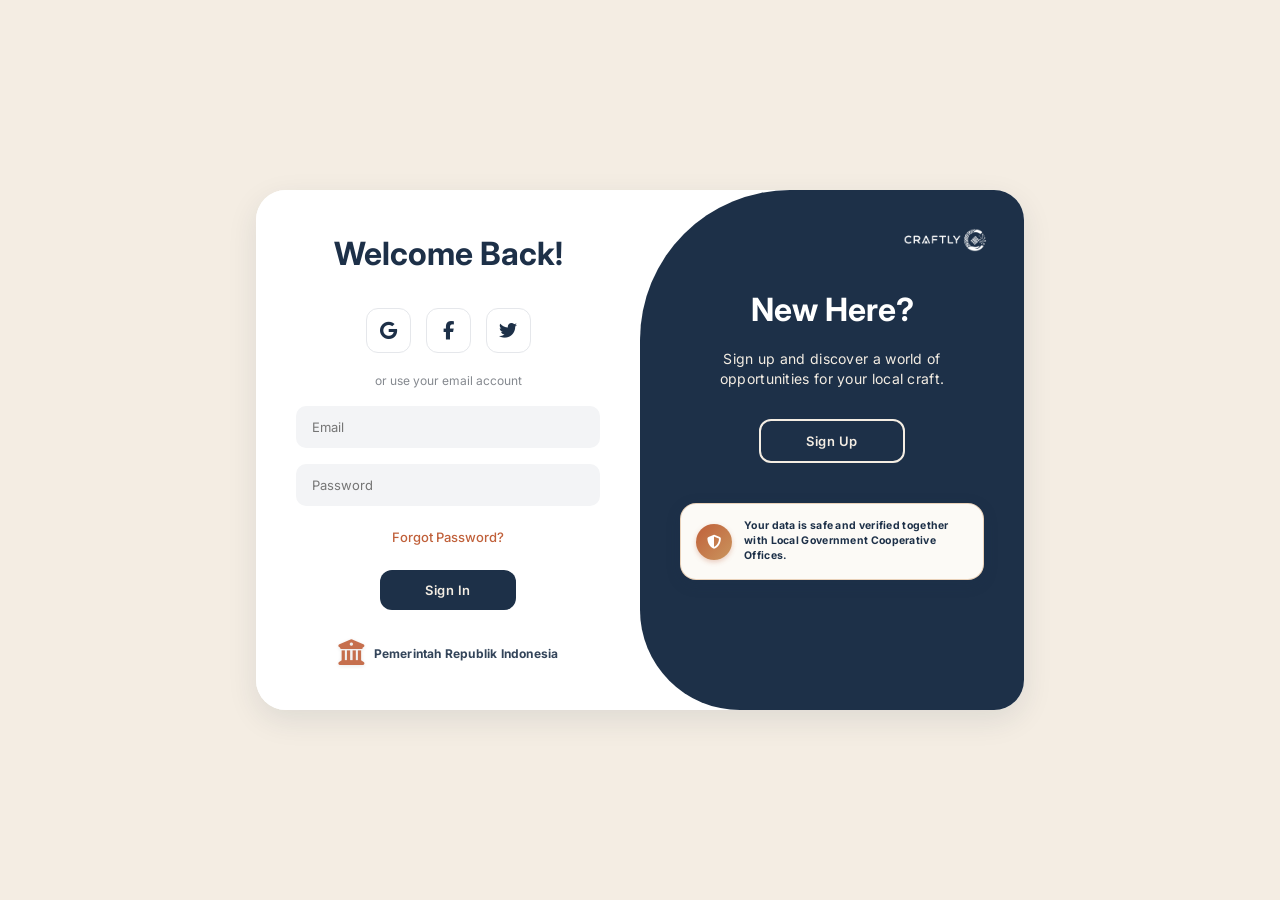
<file: login.html>
<!DOCTYPE html>
<html lang="en">
<head>
    <meta charset="UTF-8">
    <meta name="viewport" content="width=device-width, initial-scale=1.0">
    <title>Sign In & Register | CRAFTLY</title>
    <link rel="stylesheet" href="https://cdnjs.cloudflare.com/ajax/libs/font-awesome/6.4.2/css/all.min.css">
    <link rel="apple-touch-icon" sizes="180x180" href="assets/img/apple-touch-icon.png">
    <link rel="icon" type="image/png" sizes="192x192" href="assets/img/android-chrome-192x192.png">
    <link rel="icon" type="image/png" sizes="512x512" href="assets/img/android-chrome-512x512.png">
    <link rel="icon" type="image/png" sizes="32x32" href="assets/img/favicon-32x32.png">
    <link rel="icon" type="image/png" sizes="16x16" href="assets/img/favicon-16x16.png">
    <link rel="shortcut icon" href="assets/img/favicon.ico" type="image/x-icon">
    <link href="https://fonts.googleapis.com/css2?family=Inter:wght@300;400;500;600;700&display=swap" rel="stylesheet">
    <link rel="stylesheet" href="assets/css/auth.css">
</head>
<body>
    <div class="container" id="container">
        
        <div class="form-container sign-up">
            <form id="registerForm">
                <h1>Join CRAFTLY</h1>
                <div class="social-icons">
                    <button type="button" class="icon-btn" id="googleLogin"><i class="fa-brands fa-google"></i></button>
                    <button type="button" class="icon-btn" id="facebookLogin"><i class="fa-brands fa-facebook-f"></i></button>
                    <button type="button" class="icon-btn" id="twitterLogin"><i class="fa-brands fa-twitter"></i></button>
                </div>
                <span>or use your email for registration</span>
                
                <input type="text" id="username" placeholder="Name">
                <input type="email" id="email" placeholder="Email">
                <input type="password" id="password" placeholder="Password">
                
                <button type="submit" class="btn-primary">Sign Up</button>

                <div class="gov-logo-container">
                    <i class="fa-solid fa-building-columns"></i>
                    <span>Pemerintah Republik Indonesia</span>
                </div>
            </form>
        </div>

        <div class="form-container sign-in">
            <form id="loginForm">
                <h1>Welcome Back!</h1>
                <div class="social-icons">
                    <button type="button" class="icon-btn" id="googleLogin"><i class="fa-brands fa-google"></i></button>
                    <button type="button" class="icon-btn" id="facebookLogin"><i class="fa-brands fa-facebook-f"></i></button>
                    <button type="button" class="icon-btn" id="twitterLogin"><i class="fa-brands fa-twitter"></i></button>
                </div>
                <span>or use your email account</span>
                
                <input type="email" id="emailLogin" placeholder="Email">
                <input type="password" id="passwordLogin" placeholder="Password">
                
                <a href="#" class="forgot-pass">Forgot Password?</a>
                <button type="submit" class="btn-primary">Sign In</button>

                <div class="gov-logo-container">
                    <i class="fa-solid fa-building-columns"></i>
                    <span>Pemerintah Republik Indonesia</span>
                </div>
            </form>
        </div>

        <div class="toggle-container">
            <div class="toggle">
                <div class="toggle-panel toggle-left">
                    <img src="assets/img/logo-kiri.png" alt="Craftly Logo" class="logo-small logo-left">
                    <div class="panel-content">
                        <h1>Welcome Back!</h1>
                        <p>Enter your personal details to access your craft business dashboard.</p>
                        <button class="btn-ghost" id="loginBtnTrigger">Sign In</button>
                        
                        <div class="security-badge">
                            <div class="badge-icon">
                                <i class="fa-solid fa-shield-halved"></i>
                            </div>
                            <p class="badge-text">Your data is safe and verified together with Local Government Cooperative Offices.</p>
                        </div>
                    </div>
                </div>
                <div class="toggle-panel toggle-right">
                    <img src="assets/img/logo-kanan.png" alt="Craftly Logo" class="logo-small logo-right">
                    <div class="panel-content">
                        <h1>New Here?</h1>
                        <p>Sign up and discover a world of opportunities for your local craft.</p>
                        <button class="btn-ghost" id="registerBtnTrigger">Sign Up</button>
                        
                        <div class="security-badge">
                            <div class="badge-icon">
                                <i class="fa-solid fa-shield-halved"></i>
                            </div>
                            <p class="badge-text">Your data is safe and verified together with Local Government Cooperative Offices.</p>
                        </div>
                    </div>
                </div>
            </div>
        </div>
    </div>

    <script src="assets/js/auth.js"></script>
</body>
</html>
</file>
<file: assets/css/auth.css>
@import url('https://fonts.googleapis.com/css2?family=Inter:wght@300;400;500;600;700&display=swap');

* { margin: 0; padding: 0; box-sizing: border-box; font-family: 'Inter', sans-serif; }

body {
    background-color: #f4ede3;
    display: flex;
    align-items: center;
    justify-content: center;
    flex-direction: column;
    height: 100vh;
}

.container {
    background-color: #fff;
    border-radius: 30px;
    box-shadow: 0 10px 30px rgba(29, 48, 72, 0.1);
    position: relative;
    overflow: hidden;
    width: 768px;
    max-width: 100%;
    min-height: 520px;
}

.container h1 { color: #1d3048; font-weight: 700; margin-bottom: 15px; }
.container p { font-size: 14px; line-height: 20px; letter-spacing: 0.3px; margin: 20px 0; color: #f4ede3; }
.container span { font-size: 12px; color: #85898f; margin-bottom: 10px; }
.container a { color: #c0603a; font-size: 13px; text-decoration: none; margin: 15px 0 10px; font-weight: 500; }
.container a:hover { text-decoration: underline; color: #1d3048; }

.form-container {
    position: absolute;
    top: 0;
    height: 100%;
    transition: all 0.6s ease-in-out;
}

form {
    background-color: #fff;
    display: flex;
    align-items: center;
    justify-content: center;
    flex-direction: column;
    padding: 0 40px;
    height: 100%;
}

input {
    background-color: #f3f4f6;
    border: 1px solid transparent;
    margin: 8px 0;
    padding: 12px 15px;
    font-size: 13px;
    border-radius: 10px;
    width: 100%;
    outline: none;
    color: #1d3048;
    transition: 0.3s;
}

input:focus { border: 1px solid #c0603a; background-color: #fff; }

.btn-primary {
    background-color: #1d3048;
    color: #f4ede3;
    font-size: 13px;
    padding: 12px 45px;
    border: none;
    border-radius: 12px;
    font-weight: 600;
    letter-spacing: 0.5px;
    margin-top: 15px;
    cursor: pointer;
    transition: 0.3s;
}

.btn-primary:hover { background-color: #c0603a; transform: translateY(-2px); }

.btn-ghost {
    background-color: transparent;
    border-color: #f4ede3;
    color: #f4ede3;
    font-size: 13px;
    padding: 12px 45px;
    border: 2px solid #f4ede3;
    border-radius: 12px;
    font-weight: 600;
    letter-spacing: 0.5px;
    margin-top: 10px;
    cursor: pointer;
    transition: 0.3s;
}
.btn-ghost:hover { background: #f4ede3; color: #1d3048; }

.social-icons {
    display: flex;
    flex-direction: row;
    justify-content: center;
    align-items: center;
    gap: 15px;
    margin: 20px 0;
    width: 100%;
}

.icon-btn {
    border: 1px solid #e5e7eb;
    border-radius: 12px;
    display: inline-flex;
    justify-content: center;
    align-items: center;
    width: 45px;
    height: 45px;
    background: white;
    cursor: pointer;
    font-size: 18px;
    color: #1d3048;
    transition: 0.3s;
}

.icon-btn:hover { border-color: #c0603a; color: #c0603a; transform: scale(1.05); }

.sign-in { left: 0; width: 50%; z-index: 2; }
.sign-up { left: 0; width: 50%; opacity: 0; z-index: 1; }

.container.active .sign-in { transform: translateX(100%); }
.container.active .sign-up {
    transform: translateX(100%);
    opacity: 1;
    z-index: 5;
    animation: move 0.6s;
    animation-delay: 0.4s;
    animation-fill-mode: forwards;
}

@keyframes move {
    0%, 49.99% { opacity: 0; z-index: 1; }
    50%, 100% { opacity: 1; z-index: 5; }
}

.toggle-container {
    position: absolute;
    top: 0;
    left: 50%;
    width: 50%;
    height: 100%;
    overflow: hidden;
    transition: all 0.6s ease-in-out;
    border-radius: 150px 0 0 100px;
    z-index: 1000;
}

.container.active .toggle-container {
    transform: translateX(-100%);
    border-radius: 0 150px 100px 0;
}

.toggle {
    background-color: #1d3048;
    color: #fff;
    position: relative;
    left: -100%;
    height: 100%;
    width: 200%;
    transform: translateX(0);
    transition: all 0.6s ease-in-out;
}

.logo-small {
    position: absolute;
    top: 30px;
    width: 90px;
    height: auto;
    object-fit: contain;
}

.logo-left { left: 35px; }
.logo-right { right: 35px; }

.toggle h1 { color: #fff; margin-bottom: 0; }

.container.active .toggle { transform: translateX(50%); }

.toggle-panel {
    position: absolute;
    width: 50%;
    height: 100%;
    display: flex;
    align-items: center;
    justify-content: center;
    flex-direction: column;
    padding: 0 40px;
    text-align: center;
    top: 0;
    transform: translateX(0);
    transition: all 0.6s ease-in-out;
}

.toggle-left { transform: translateX(-200%); }
.container.active .toggle-left { transform: translateX(0); }
.toggle-right { right: 0; transform: translateX(0); }
.container.active .toggle-right { transform: translateX(200%); }

.panel-content {
    display: flex;
    flex-direction: column;
    align-items: center;
    transform: translateY(-15px);
}

.gov-logo-container {
    display: flex;
    align-items: center;
    gap: 10px;
    margin-top: 30px;
    color: #c0603a;
    opacity: 0.9;
}

.gov-logo-container i {
    font-size: 26px;
    filter: drop-shadow(0 1px 2px rgba(0,0,0,0.1));
}

.gov-logo-container span {
    font-size: 12px;
    color: #1d3048;
    font-weight: 700;
    margin: 0;
    letter-spacing: 0.2px;
}

.security-badge {
    width: 100%;
    background-color: #fcfaf6;
    border: 1px solid rgba(202, 149, 94, 0.4);
    border-radius: 16px;
    padding: 15px;
    display: flex;
    align-items: center;
    gap: 12px;
    margin-top: 40px;
    box-shadow: 0 4px 15px rgba(29, 48, 72, 0.15);
}

.badge-icon {
    width: 36px;
    height: 36px;
    background: linear-gradient(135deg, #c0603a, #ca955e);
    border-radius: 50%;
    display: flex;
    align-items: center;
    justify-content: center;
    flex-shrink: 0;
    box-shadow: 0 2px 5px rgba(192, 96, 58, 0.3);
}

.badge-icon i { color: #fff; font-size: 14px; }

p.badge-text {
    font-size: 10.5px;
    color: #1d3048;
    margin: 0;
    font-weight: 700;
    text-align: left;
    line-height: 1.4;
}

@media (max-width: 768px) {
    .logo-small { display: none; }
    .container { width: 100%; min-height: 100vh; border-radius: 0; box-shadow: none; }
    .form-container { width: 100%; top: 0; height: 65%; }
    .toggle-container { width: 100%; height: 35%; top: 65%; left: 0; border-radius: 50px 50px 0 0; }
    .container.active .toggle-container { transform: translateY(0); top: 0; border-radius: 0 0 50px 50px; }
    .sign-in, .sign-up { width: 100%; transition: opacity 0.4s; }
    .container.active .sign-in { transform: none; opacity: 0; pointer-events: none; }
    .container.active .sign-up { transform: none; top: 35%; height: 65%; animation: none; }
    .toggle { width: 100%; left: 0; height: 100%; transform: none !important; }
    .toggle-panel { width: 100%; height: 100%; padding: 0 20px; }
    .toggle-left, .toggle-right { transform: none !important; transition: opacity 0.4s; }
    .container.active .toggle-right { opacity: 0; pointer-events: none; }
    .toggle-left { opacity: 0; pointer-events: none; }
    .container.active .toggle-left { opacity: 1; pointer-events: auto; }
    .panel-content { transform: translateY(0); }
    .security-badge { margin-top: 20px; padding: 12px; }
    .gov-logo-container { margin-top: 60px; }
}
</file>
